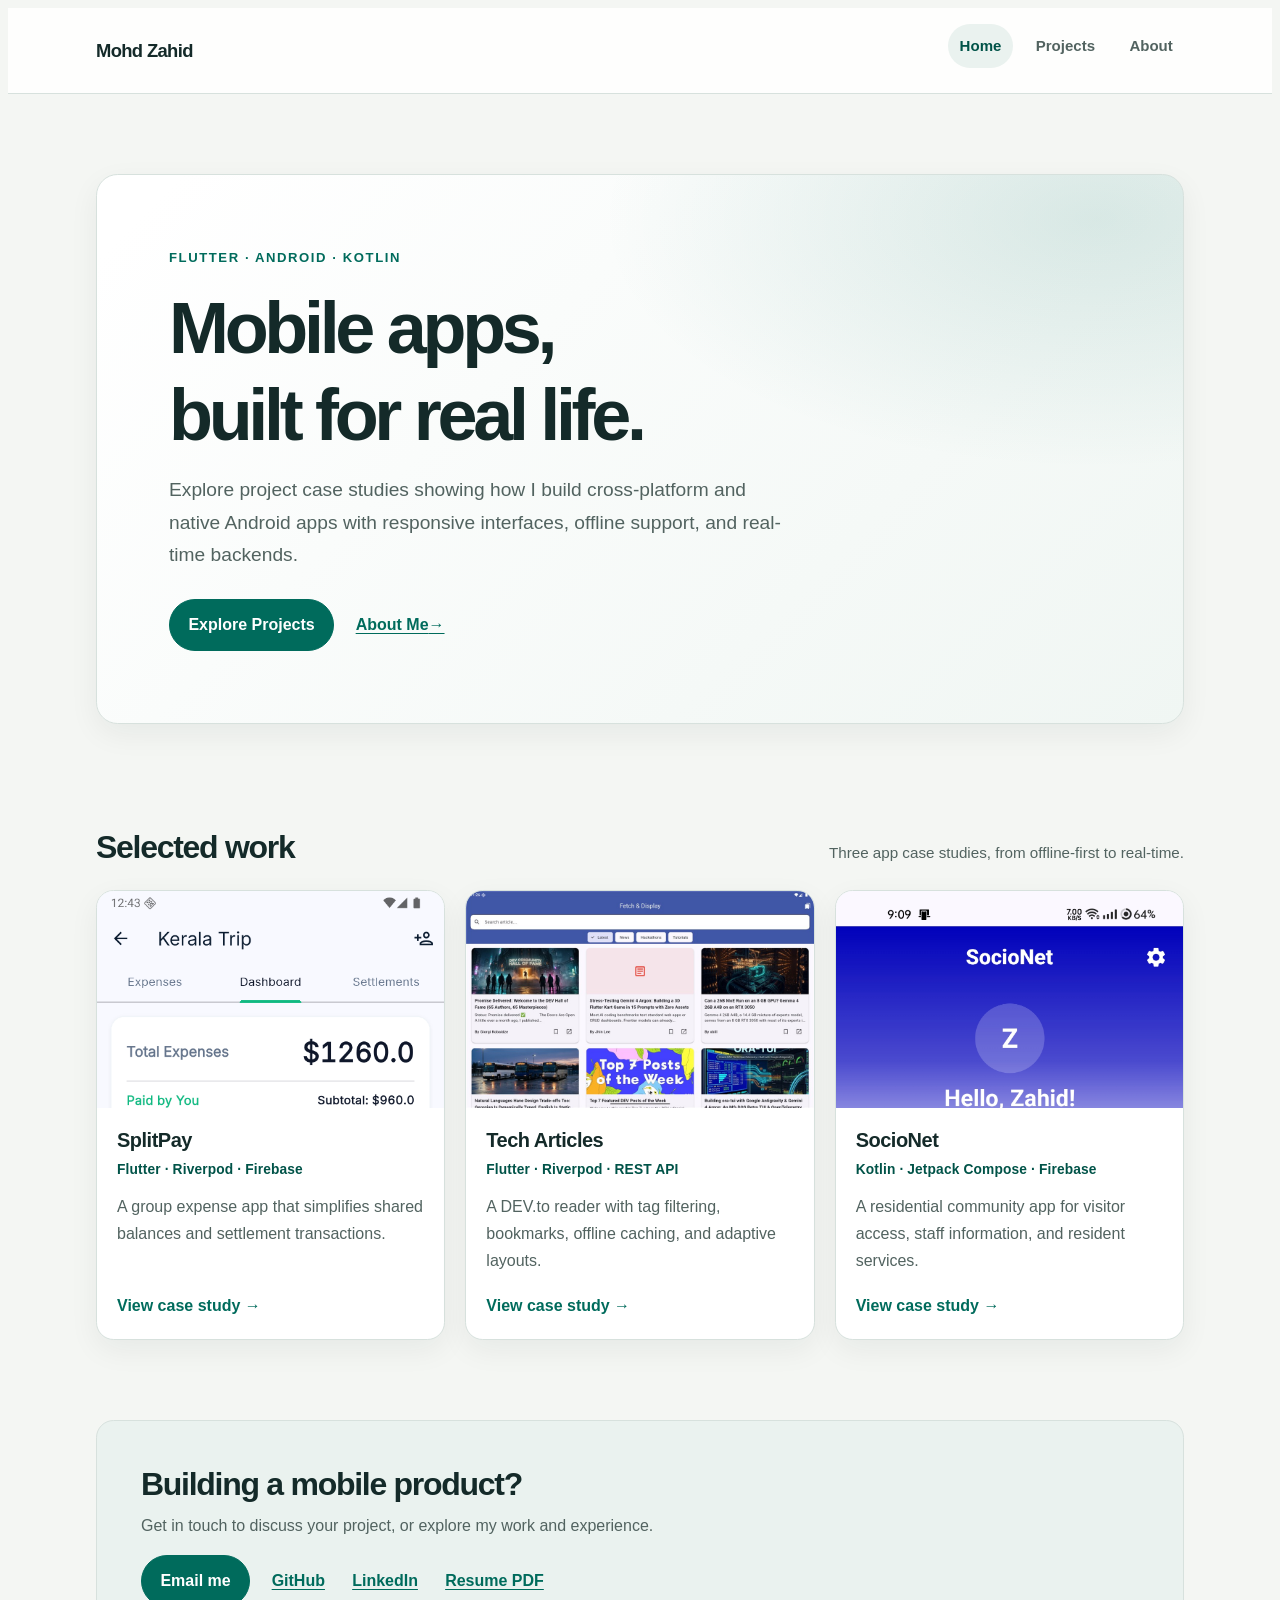
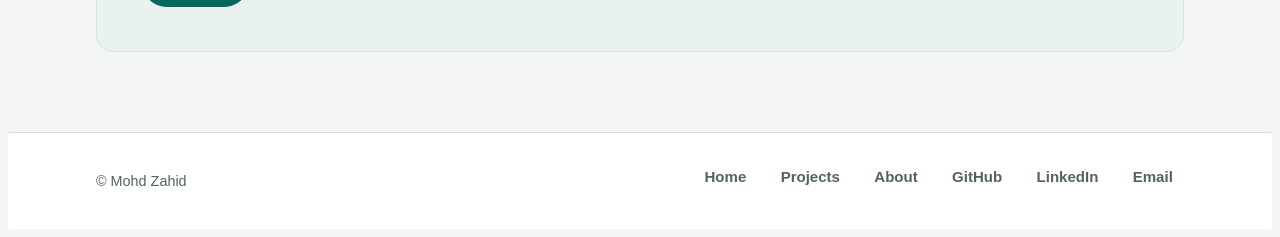
<file: index.html>
<!DOCTYPE html>
<html lang="en">
<head>
  <meta charset="UTF-8">
  <meta name="viewport" content="width=device-width, initial-scale=1.0">
  <title>Mohd Zahid - Mobile App Developer</title>
  <meta name="description" content="Explore Mohd Zahid's mobile app development portfolio, featuring Flutter, Kotlin, offline-first apps, and Firebase projects.">
  <meta property="og:title" content="Mohd Zahid - Mobile App Developer">
  <meta property="og:description" content="Explore Mohd Zahid's mobile app development portfolio, featuring Flutter, Kotlin, offline-first apps, and Firebase projects.">
  <meta property="og:type" content="website">
  <link rel="stylesheet" href="style.css">
</head>
<body>
  <a href="#main-content" class="skip-link">Skip to main content</a>
  
  <header>
    <div class="container">
      <a href="index.html" class="site-title">Mohd Zahid</a>
      <nav aria-label="Main navigation">
        <ul>
          <li><a href="index.html" aria-current="page">Home</a></li>
          <li><a href="projects.html">Projects</a></li>
          <li><a href="about.html">About</a></li>
        </ul>
      </nav>
    </div>
  </header>

  <main id="main-content" class="container">
    <section class="hero">
      <p class="eyebrow">Flutter · Android · Kotlin</p>
      <h1>Mobile apps, built for real life.</h1>
      <p>Explore project case studies showing how I build cross-platform and native Android apps with responsive interfaces, offline support, and real-time backends.</p>
      <div class="hero-actions">
        <a href="projects.html" class="btn">Explore Projects</a>
        <a href="about.html" class="text-link">About Me <span aria-hidden="true">&rarr;</span></a>
      </div>
    </section>

    <section>
      <div class="section-heading">
        <h2>Selected work</h2>
        <p>Three app case studies, from offline-first to real-time.</p>
      </div>
      <div class="project-grid">
        <article class="project-card">
          <div class="project-card-image" aria-hidden="true"><img src="assets/img/splitpay_dashboard.png" alt="" width="1080" height="2400" loading="lazy" decoding="async"></div>
          <div class="project-card-content">
            <h3><a href="projects/splitpay.html">SplitPay</a></h3>
            <p class="tags">Flutter · Riverpod · Firebase</p>
            <p>A group expense app that simplifies shared balances and settlement transactions.</p>
            <a href="projects/splitpay.html">View case study <span aria-hidden="true">&rarr;</span></a>
          </div>
        </article>
        <article class="project-card">
          <div class="project-card-image" aria-hidden="true"><img src="assets/img/tech_articles_desktop_view.jpg" alt="" width="960" height="600" loading="lazy" decoding="async"></div>
          <div class="project-card-content">
            <h3><a href="projects/tech-articles.html">Tech Articles</a></h3>
            <p class="tags">Flutter · Riverpod · REST API</p>
            <p>A DEV.to reader with tag filtering, bookmarks, offline caching, and adaptive layouts.</p>
            <a href="projects/tech-articles.html">View case study <span aria-hidden="true">&rarr;</span></a>
          </div>
        </article>
        <article class="project-card">
          <div class="project-card-image" aria-hidden="true"><img src="assets/img/SocioNet_ResidentHome.jpg" alt="" width="1080" height="2400" loading="lazy" decoding="async"></div>
          <div class="project-card-content">
            <h3><a href="projects/socionet.html">SocioNet</a></h3>
            <p class="tags">Kotlin · Jetpack Compose · Firebase</p>
            <p>A residential community app for visitor access, staff information, and resident services.</p>
            <a href="projects/socionet.html">View case study <span aria-hidden="true">&rarr;</span></a>
          </div>
        </article>
      </div>
    </section>

    <section class="next-step">
      <h2>Building a mobile product?</h2>
      <p>Get in touch to discuss your project, or explore my work and experience.</p>
      <div class="hero-actions">
        <a href="mailto:zahidkamil505@gmail.com" class="btn">Email me</a>
        <a href="https://github.com/TheLegendZK" class="text-link">GitHub</a>
        <a href="https://www.linkedin.com/in/thelegendz" class="text-link">LinkedIn</a>
        <a href="assets/Zahid_Kamil_Resume.pdf" class="text-link" download>Resume PDF</a>
      </div>
    </section>
  </main>

  <footer>
    <div class="container">
      <p>&copy; Mohd Zahid</p>
      <nav aria-label="Footer navigation">
        <ul>
          <li><a href="index.html">Home</a></li>
          <li><a href="projects.html">Projects</a></li>
          <li><a href="about.html">About</a></li>
          <li><a href="https://github.com/TheLegendZK">GitHub</a></li>
          <li><a href="https://www.linkedin.com/in/thelegendz">LinkedIn</a></li>
          <li><a href="mailto:zahidkamil505@gmail.com">Email</a></li>
        </ul>
      </nav>
    </div>
  </footer>
</body>
</html>
</file>
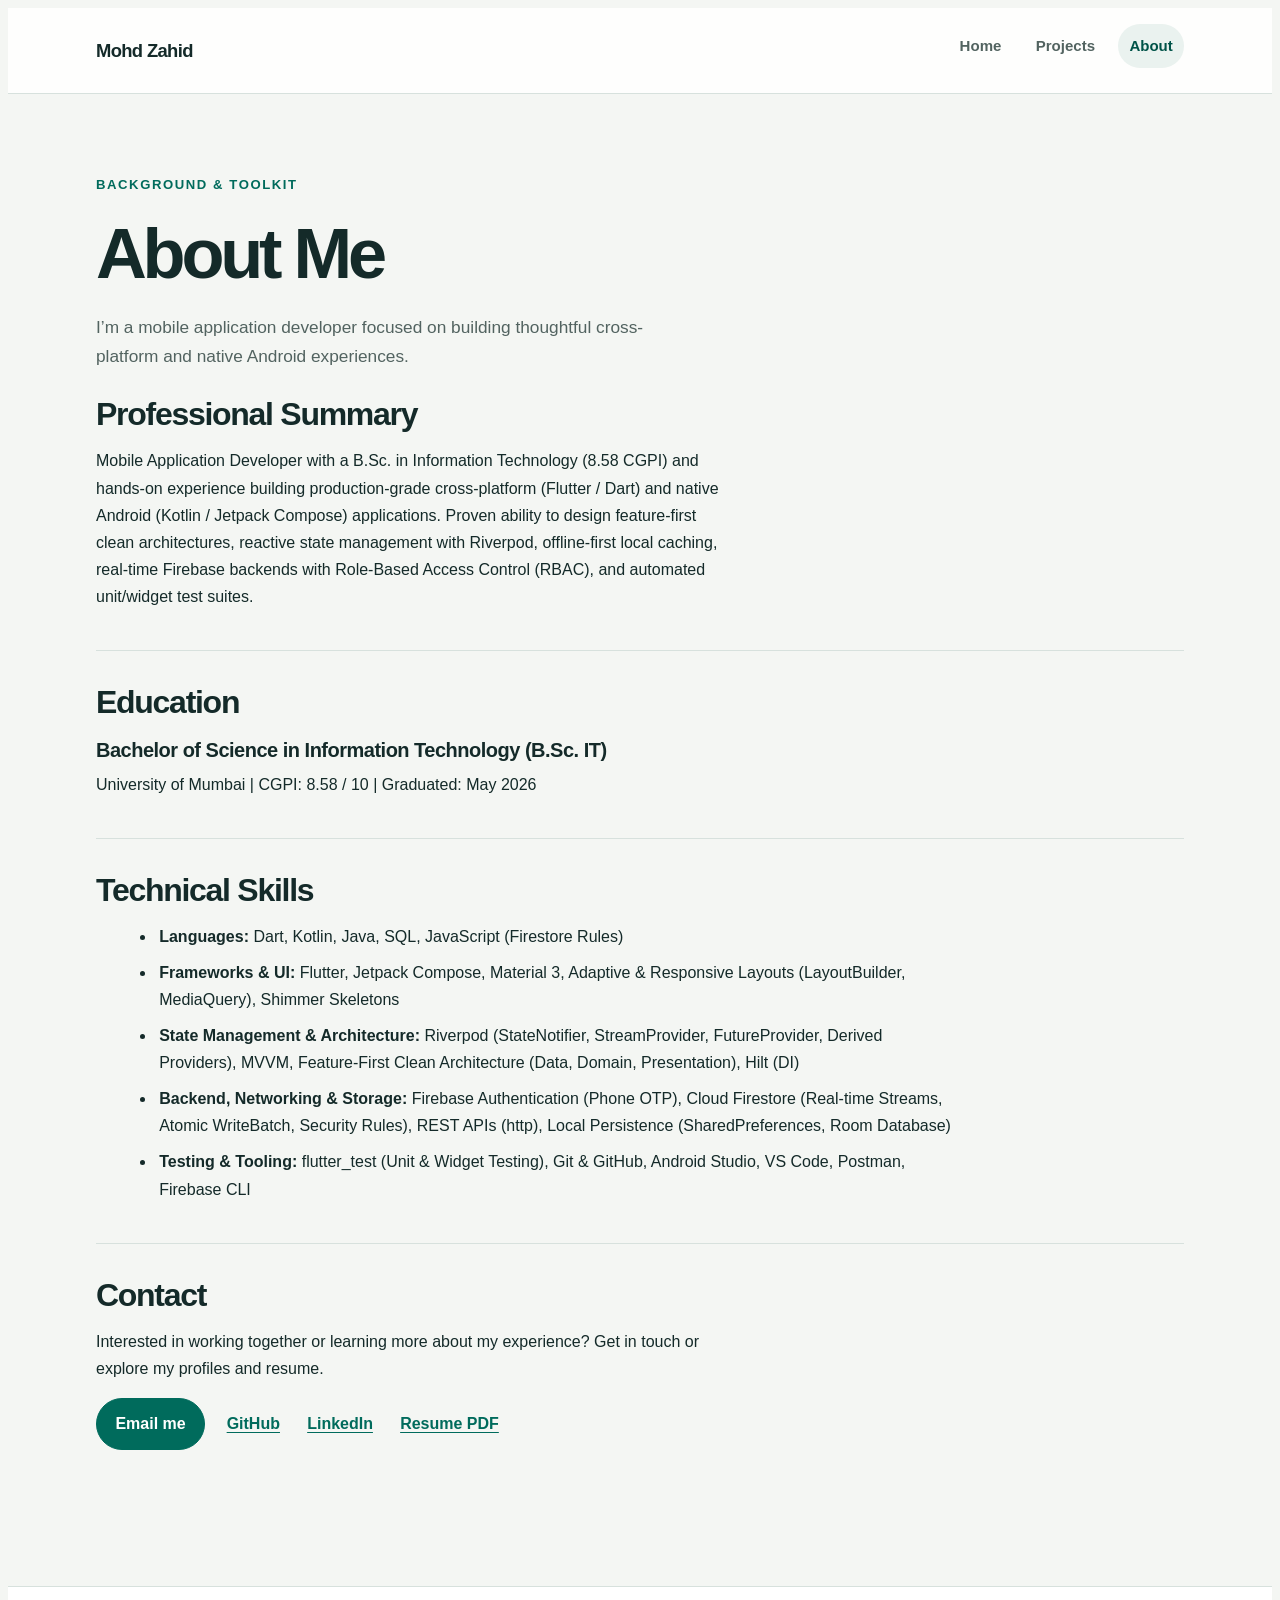
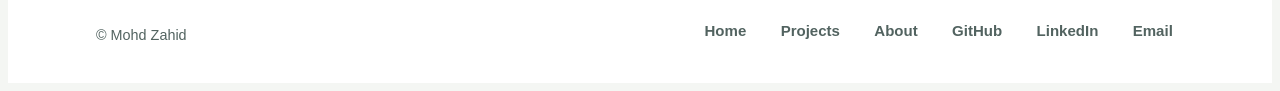
<file: about.html>
<!DOCTYPE html>
<html lang="en">
<head>
  <meta charset="UTF-8">
  <meta name="viewport" content="width=device-width, initial-scale=1.0">
  <title>About - Mohd Zahid</title>
  <meta name="description" content="Learn more about Mohd Zahid's background, skills, and education in Information Technology.">
  <meta property="og:title" content="About - Mohd Zahid">
  <meta property="og:description" content="Learn more about Mohd Zahid's background, skills, and education in Information Technology.">
  <meta property="og:type" content="website">
  <link rel="stylesheet" href="style.css">
</head>
<body>
  <a href="#main-content" class="skip-link">Skip to main content</a>
  
  <header>
    <div class="container">
      <a href="index.html" class="site-title">Mohd Zahid</a>
      <nav aria-label="Main navigation">
        <ul>
          <li><a href="index.html">Home</a></li>
          <li><a href="projects.html">Projects</a></li>
          <li><a href="about.html" aria-current="page">About</a></li>
        </ul>
      </nav>
    </div>
  </header>

  <main id="main-content" class="container">
    <p class="eyebrow">Background &amp; toolkit</p>
    <h1>About Me</h1>
    <p class="page-intro">I&rsquo;m a mobile application developer focused on building thoughtful cross-platform and native Android experiences.</p>
    
    <section class="content-section">
      <h2>Professional Summary</h2>
      <p>Mobile Application Developer with a B.Sc. in Information Technology (8.58 CGPI) and hands-on experience building production-grade cross-platform (Flutter / Dart) and native Android (Kotlin / Jetpack Compose) applications. Proven ability to design feature-first clean architectures, reactive state management with Riverpod, offline-first local caching, real-time Firebase backends with Role-Based Access Control (RBAC), and automated unit/widget test suites.</p>
    </section>

    <section class="content-section">
      <h2>Education</h2>
      <h3>Bachelor of Science in Information Technology (B.Sc. IT)</h3>
      <p>University of Mumbai | CGPI: 8.58 / 10 | Graduated: May 2026</p>
    </section>

    <section class="content-section">
      <h2>Technical Skills</h2>
      <ul>
        <li><strong>Languages:</strong> Dart, Kotlin, Java, SQL, JavaScript (Firestore Rules)</li>
        <li><strong>Frameworks & UI:</strong> Flutter, Jetpack Compose, Material 3, Adaptive & Responsive Layouts (LayoutBuilder, MediaQuery), Shimmer Skeletons</li>
        <li><strong>State Management & Architecture:</strong> Riverpod (StateNotifier, StreamProvider, FutureProvider, Derived Providers), MVVM, Feature-First Clean Architecture (Data, Domain, Presentation), Hilt (DI)</li>
        <li><strong>Backend, Networking & Storage:</strong> Firebase Authentication (Phone OTP), Cloud Firestore (Real-time Streams, Atomic WriteBatch, Security Rules), REST APIs (http), Local Persistence (SharedPreferences, Room Database)</li>
        <li><strong>Testing & Tooling:</strong> flutter_test (Unit & Widget Testing), Git & GitHub, Android Studio, VS Code, Postman, Firebase CLI</li>
      </ul>
    </section>

    <section class="content-section">
      <h2>Contact</h2>
      <p>Interested in working together or learning more about my experience? Get in touch or explore my profiles and resume.</p>
      <div class="hero-actions">
        <a href="mailto:zahidkamil505@gmail.com" class="btn">Email me</a>
        <a href="https://github.com/TheLegendZK" class="text-link">GitHub</a>
        <a href="https://www.linkedin.com/in/thelegendz" class="text-link">LinkedIn</a>
        <a href="assets/Zahid_Kamil_Resume.pdf" class="text-link" download>Resume PDF</a>
      </div>
    </section>
  </main>

  <footer>
    <div class="container">
      <p>&copy; Mohd Zahid</p>
      <nav aria-label="Footer navigation">
        <ul>
          <li><a href="index.html">Home</a></li>
          <li><a href="projects.html">Projects</a></li>
          <li><a href="about.html">About</a></li>
          <li><a href="https://github.com/TheLegendZK">GitHub</a></li>
          <li><a href="https://www.linkedin.com/in/thelegendz">LinkedIn</a></li>
          <li><a href="mailto:zahidkamil505@gmail.com">Email</a></li>
        </ul>
      </nav>
    </div>
  </footer>
</body>
</html>
</file>
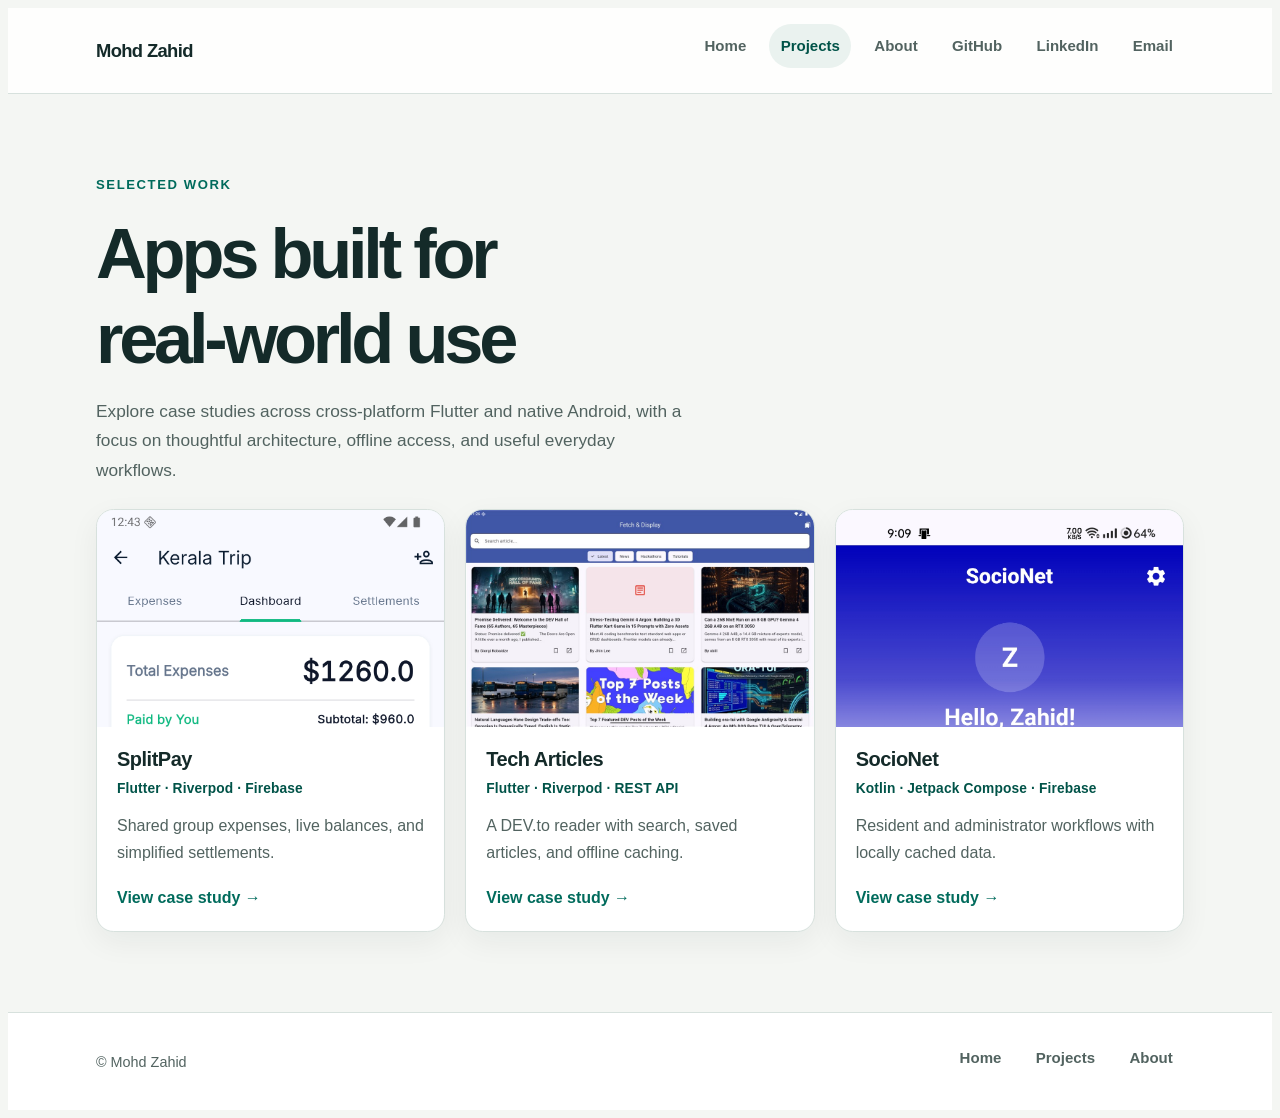
<file: projects.html>
<!DOCTYPE html>
<html lang="en">
<head>
  <meta charset="UTF-8">
  <meta name="viewport" content="width=device-width, initial-scale=1.0">
  <title>Projects - Mohd Zahid</title>
  <meta name="description" content="A collection of mobile applications and projects built by Mohd Zahid using Flutter, Kotlin, and Firebase.">
  <meta property="og:title" content="Projects - Mohd Zahid">
  <meta property="og:description" content="A collection of mobile applications and projects built by Mohd Zahid using Flutter, Kotlin, and Firebase.">
  <meta property="og:type" content="website">
  <link rel="stylesheet" href="style.css">
</head>
<body>
  <a href="#main-content" class="skip-link">Skip to main content</a>
  
  <header>
    <div class="container">
      <a href="index.html" class="site-title">Mohd Zahid</a>
      <nav aria-label="Main navigation">
        <ul>
          <li><a href="index.html">Home</a></li>
          <li><a href="projects.html" aria-current="page">Projects</a></li>
          <li><a href="about.html">About</a></li>
          <li><a href="https://github.com/TheLegendZK">GitHub</a></li>
          <li><a href="https://www.linkedin.com/in/thelegendz">LinkedIn</a></li>
          <li><a href="mailto:zahidkamil505@gmail.com">Email</a></li>
        </ul>
      </nav>
    </div>
  </header>

  <main id="main-content" class="container">
    <p class="eyebrow">Selected work</p>
    <h1>Apps built for real-world use</h1>
    <p class="page-intro">Explore case studies across cross-platform Flutter and native Android, with a focus on thoughtful architecture, offline access, and useful everyday workflows.</p>

    <div class="project-grid">
      <article class="project-card">
        <div class="project-card-image" aria-hidden="true"><img src="assets/img/splitpay_dashboard.png" alt="" width="1080" height="2400" loading="lazy" decoding="async"></div>
        <div class="project-card-content">
          <h3><a href="projects/splitpay.html">SplitPay</a></h3>
          <p class="tags">Flutter · Riverpod · Firebase</p>
          <p>Shared group expenses, live balances, and simplified settlements.</p>
          <a href="projects/splitpay.html">View case study <span aria-hidden="true">&rarr;</span></a>
        </div>
      </article>

      <article class="project-card">
        <div class="project-card-image" aria-hidden="true"><img src="assets/img/tech_articles_desktop_view.jpg" alt="" width="960" height="600" loading="lazy" decoding="async"></div>
        <div class="project-card-content">
          <h3><a href="projects/tech-articles.html">Tech Articles</a></h3>
          <p class="tags">Flutter · Riverpod · REST API</p>
          <p>A DEV.to reader with search, saved articles, and offline caching.</p>
          <a href="projects/tech-articles.html">View case study <span aria-hidden="true">&rarr;</span></a>
        </div>
      </article>

      <article class="project-card">
        <div class="project-card-image" aria-hidden="true"><img src="assets/img/SocioNet_ResidentHome.jpg" alt="" width="1080" height="2400" loading="lazy" decoding="async"></div>
        <div class="project-card-content">
          <h3><a href="projects/socionet.html">SocioNet</a></h3>
          <p class="tags">Kotlin · Jetpack Compose · Firebase</p>
          <p>Resident and administrator workflows with locally cached data.</p>
          <a href="projects/socionet.html">View case study <span aria-hidden="true">&rarr;</span></a>
        </div>
      </article>
    </div>
  </main>

  <footer>
    <div class="container">
      <p>&copy; Mohd Zahid</p>
      <nav aria-label="Footer navigation">
        <ul>
          <li><a href="index.html">Home</a></li>
          <li><a href="projects.html">Projects</a></li>
          <li><a href="about.html">About</a></li>
        </ul>
      </nav>
    </div>
  </footer>
</body>
</html>
</file>
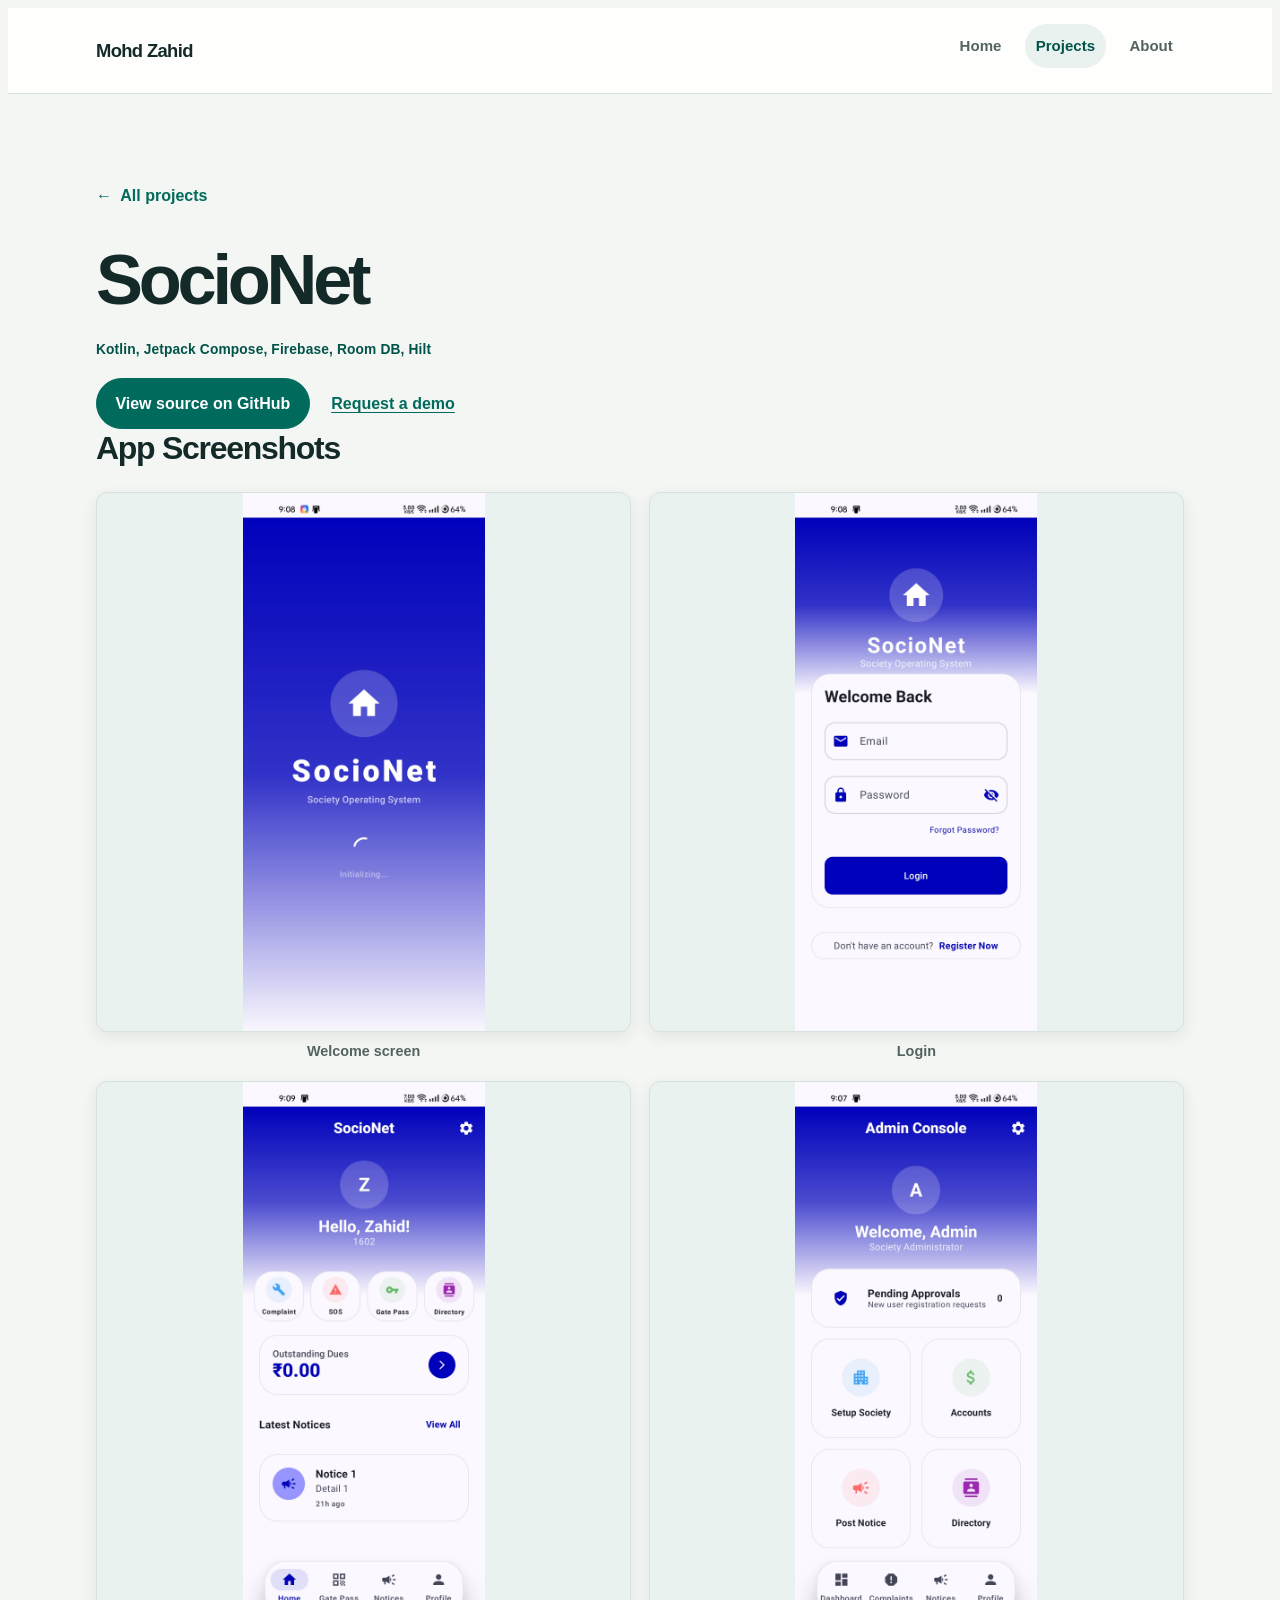
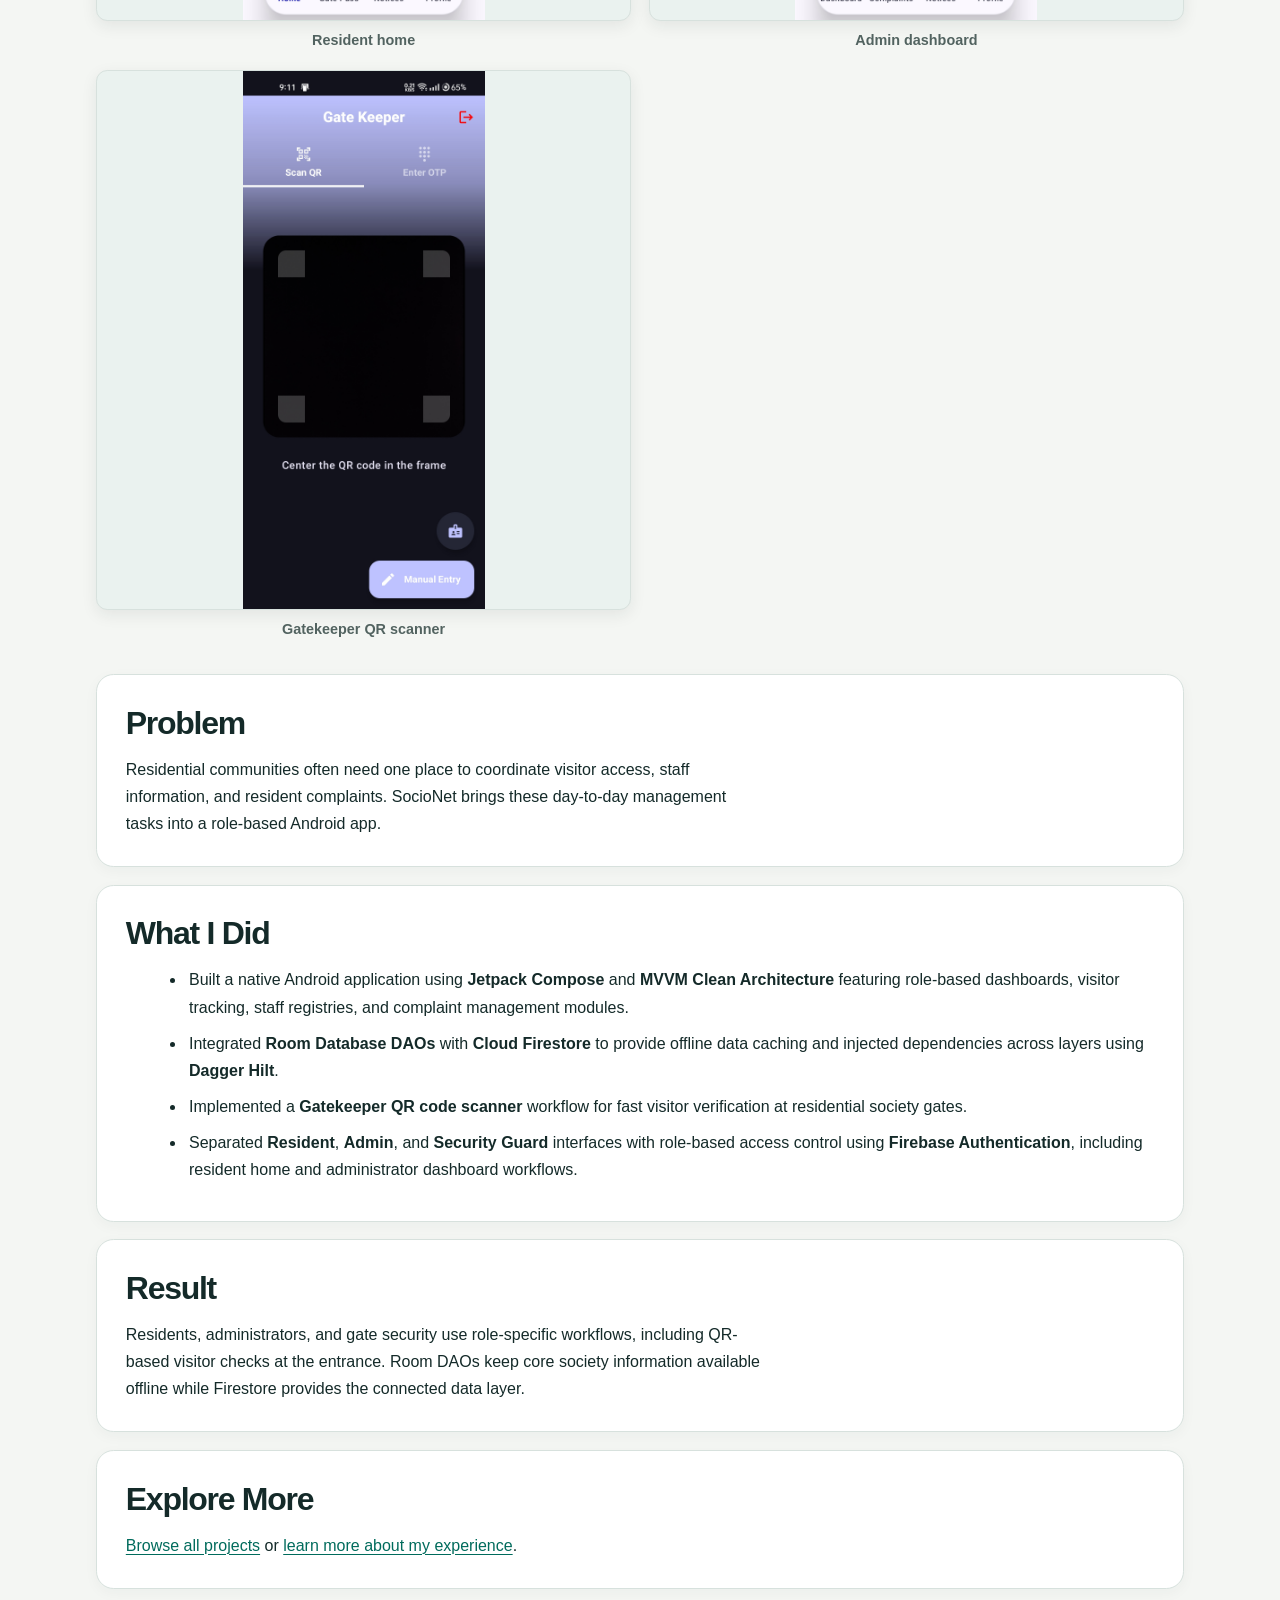
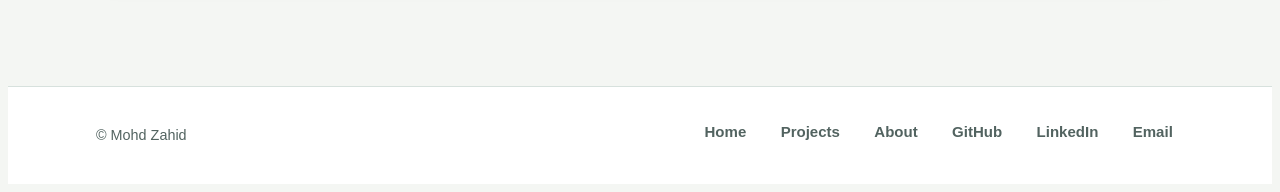
<file: projects/socionet.html>
<!DOCTYPE html>
<html lang="en">
<head>
  <meta charset="UTF-8">
  <meta name="viewport" content="width=device-width, initial-scale=1.0">
  <title>SocioNet - Mohd Zahid</title>
  <meta name="description" content="Case study of SocioNet, a native Android residential society management app built with Kotlin, Jetpack Compose, and Firebase.">
  <meta property="og:title" content="SocioNet - Mohd Zahid">
  <meta property="og:description" content="Case study of SocioNet, a native Android residential society management app built with Kotlin, Jetpack Compose, and Firebase.">
  <meta property="og:type" content="article">
  <link rel="stylesheet" href="../style.css">
</head>
<body>
  <a href="#main-content" class="skip-link">Skip to main content</a>
  
  <header>
    <div class="container">
      <a href="../index.html" class="site-title">Mohd Zahid</a>
      <nav aria-label="Main navigation">
        <ul>
          <li><a href="../index.html">Home</a></li>
          <li><a href="../projects.html" aria-current="page">Projects</a></li>
          <li><a href="../about.html">About</a></li>
        </ul>
      </nav>
    </div>
  </header>

  <main id="main-content" class="container">
    <a class="breadcrumb" href="../projects.html"><span aria-hidden="true">&larr;</span>&nbsp; All projects</a>
    <h1>SocioNet</h1>
    <p class="tags">Kotlin, Jetpack Compose, Firebase, Room DB, Hilt</p>
    <div class="hero-actions">
      <a href="https://github.com/TheLegendZK/SocioNet_A-Society-Management-System" class="btn">View source on GitHub</a>
      <a href="mailto:zahidkamil505@gmail.com?subject=SocioNet%20demo%20request" class="text-link">Request a demo</a>
    </div>
    
    <h2>App Screenshots</h2>
    <div class="image-gallery">
      <figure>
        <button class="gallery-image-button" type="button" aria-label="Enlarge Welcome screen screenshot">
          <img src="../assets/img/SocioNet_Splash.jpg" alt="SocioNet splash screen with loading indicator" width="1080" height="2400" loading="eager" fetchpriority="high" decoding="async">
        </button>
        <figcaption>Welcome screen</figcaption>
      </figure>
      <figure>
        <button class="gallery-image-button" type="button" aria-label="Enlarge Login screenshot">
          <img src="../assets/img/SocioNet_Login.jpg" alt="SocioNet login screen" width="1080" height="2400" loading="lazy" decoding="async">
        </button>
        <figcaption>Login</figcaption>
      </figure>
      <figure>
        <button class="gallery-image-button" type="button" aria-label="Enlarge Resident home screenshot">
          <img src="../assets/img/SocioNet_ResidentHome.jpg" alt="SocioNet resident home screen showing recent notices" width="1080" height="2400" loading="lazy" decoding="async">
        </button>
        <figcaption>Resident home</figcaption>
      </figure>
      <figure>
        <button class="gallery-image-button" type="button" aria-label="Enlarge Admin dashboard screenshot">
          <img src="../assets/img/SocioNet_AdminDashboard.jpg" alt="SocioNet administrator dashboard" width="1080" height="2400" loading="lazy" decoding="async">
        </button>
        <figcaption>Admin dashboard</figcaption>
      </figure>
      <figure>
        <button class="gallery-image-button" type="button" aria-label="Enlarge Gatekeeper QR scanner screenshot">
          <img src="../assets/img/SocioNet_SecurityScanner.jpg" alt="SocioNet gatekeeper QR code scanner screen" width="1080" height="2400" loading="lazy" decoding="async">
        </button>
        <figcaption>Gatekeeper QR scanner</figcaption>
      </figure>
    </div>

    <div class="case-study-section">
      <h2>Problem</h2>
      <p>Residential communities often need one place to coordinate visitor access, staff information, and resident complaints. SocioNet brings these day-to-day management tasks into a role-based Android app.</p>
    </div>

    <div class="case-study-section">
      <h2>What I Did</h2>
      <ul>
        <li>Built a native Android application using <strong>Jetpack Compose</strong> and <strong>MVVM Clean Architecture</strong> featuring role-based dashboards, visitor tracking, staff registries, and complaint management modules.</li>
        <li>Integrated <strong>Room Database DAOs</strong> with <strong>Cloud Firestore</strong> to provide offline data caching and injected dependencies across layers using <strong>Dagger Hilt</strong>.</li>
        <li>Implemented a <strong>Gatekeeper QR code scanner</strong> workflow for fast visitor verification at residential society gates.</li>
        <li>Separated <strong>Resident</strong>, <strong>Admin</strong>, and <strong>Security Guard</strong> interfaces with role-based access control using <strong>Firebase Authentication</strong>, including resident home and administrator dashboard workflows.</li>
      </ul>
    </div>

    <div class="case-study-section">
      <h2>Result</h2>
      <p>Residents, administrators, and gate security use role-specific workflows, including QR-based visitor checks at the entrance. Room DAOs keep core society information available offline while Firestore provides the connected data layer.</p>
    </div>

    <div class="case-study-section">
      <h2>Explore More</h2>
      <p><a href="../projects.html">Browse all projects</a> or <a href="../about.html">learn more about my experience</a>.</p>
    </div>
  </main>

  <footer>
    <div class="container">
      <p>&copy; Mohd Zahid</p>
      <nav aria-label="Footer navigation">
        <ul>
          <li><a href="../index.html">Home</a></li>
          <li><a href="../projects.html">Projects</a></li>
          <li><a href="../about.html">About</a></li>
          <li><a href="https://github.com/TheLegendZK">GitHub</a></li>
          <li><a href="https://www.linkedin.com/in/thelegendz">LinkedIn</a></li>
          <li><a href="mailto:zahidkamil505@gmail.com">Email</a></li>
        </ul>
      </nav>
    </div>
  </footer>
  <dialog class="image-viewer" aria-label="Full-size screenshot">
    <img alt="">
    <p></p>
  </dialog>
  <script src="../gallery-viewer.js" defer></script>
</body>
</html>
</file>
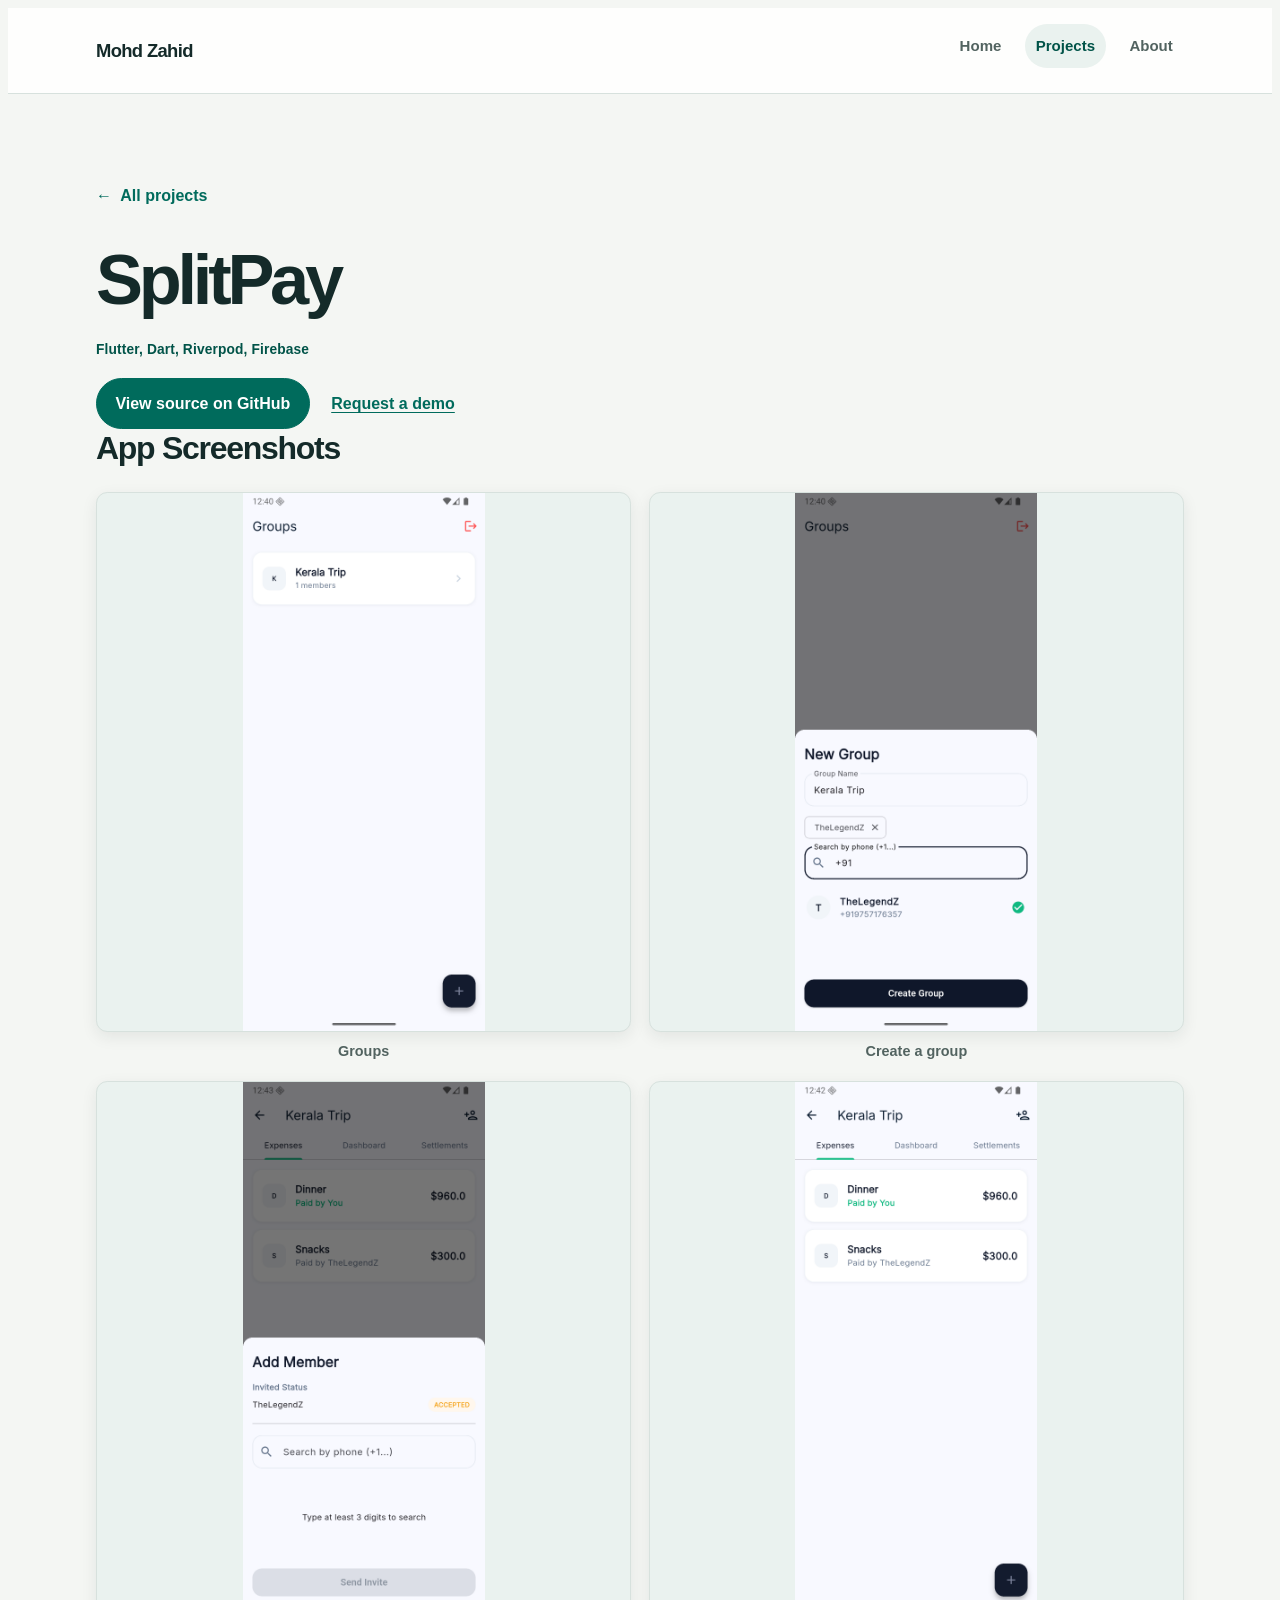
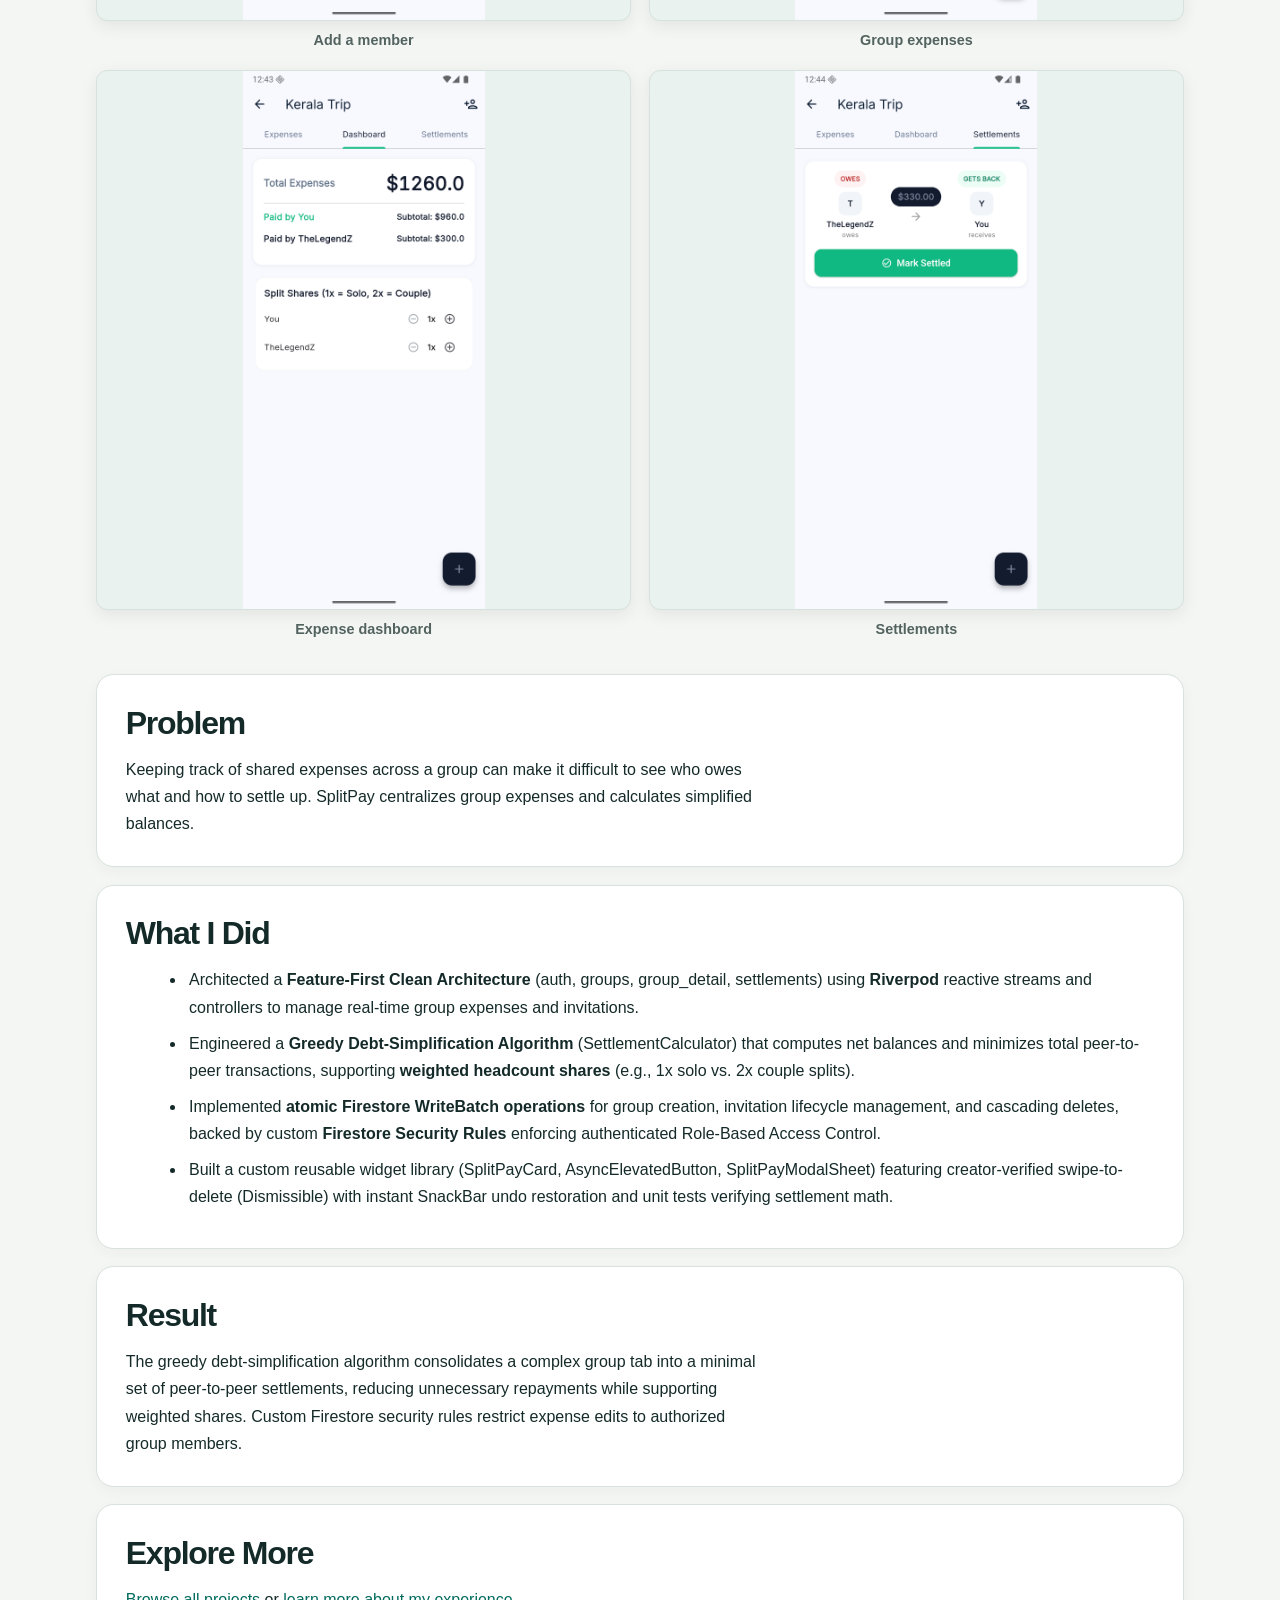
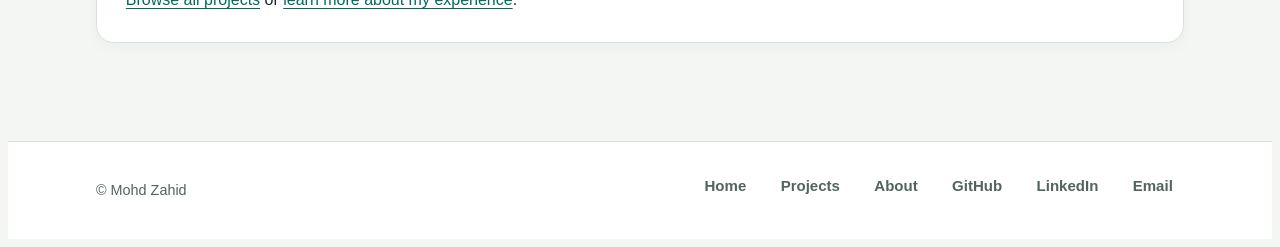
<file: projects/splitpay.html>
<!DOCTYPE html>
<html lang="en">
<head>
  <meta charset="UTF-8">
  <meta name="viewport" content="width=device-width, initial-scale=1.0">
  <title>SplitPay - Mohd Zahid</title>
  <meta name="description" content="Case study of SplitPay, a real-time group expense and debt simplification app built with Flutter and Firebase.">
  <meta property="og:title" content="SplitPay - Mohd Zahid">
  <meta property="og:description" content="Case study of SplitPay, a real-time group expense and debt simplification app built with Flutter and Firebase.">
  <meta property="og:type" content="article">
  <link rel="stylesheet" href="../style.css">
</head>
<body>
  <a href="#main-content" class="skip-link">Skip to main content</a>
  
  <header>
    <div class="container">
      <a href="../index.html" class="site-title">Mohd Zahid</a>
      <nav aria-label="Main navigation">
        <ul>
          <li><a href="../index.html">Home</a></li>
          <li><a href="../projects.html" aria-current="page">Projects</a></li>
          <li><a href="../about.html">About</a></li>
        </ul>
      </nav>
    </div>
  </header>

  <main id="main-content" class="container">
    <a class="breadcrumb" href="../projects.html"><span aria-hidden="true">&larr;</span>&nbsp; All projects</a>
    <h1>SplitPay</h1>
    <p class="tags">Flutter, Dart, Riverpod, Firebase</p>
    <div class="hero-actions">
      <a href="https://github.com/TheLegendZK/SplitPay" class="btn">View source on GitHub</a>
      <a href="mailto:zahidkamil505@gmail.com?subject=SplitPay%20demo%20request" class="text-link">Request a demo</a>
    </div>
    
    <h2>App Screenshots</h2>
    <div class="image-gallery">
      <figure>
        <button class="gallery-image-button" type="button" aria-label="Enlarge Groups screenshot">
          <img src="../assets/img/splitpay_groups.png" alt="SplitPay groups screen showing a list of groups" width="1080" height="2400" loading="eager" fetchpriority="high" decoding="async">
        </button>
        <figcaption>Groups</figcaption>
      </figure>
      <figure>
        <button class="gallery-image-button" type="button" aria-label="Enlarge Create a group screenshot">
          <img src="../assets/img/splitpay_create_group_modal.png" alt="SplitPay new group creation screen with phone number search" width="1080" height="2400" loading="lazy" decoding="async">
        </button>
        <figcaption>Create a group</figcaption>
      </figure>
      <figure>
        <button class="gallery-image-button" type="button" aria-label="Enlarge Add a member screenshot">
          <img src="../assets/img/splitpay_add_member_modal.png" alt="SplitPay modal for adding a member to a group" width="1080" height="2400" loading="lazy" decoding="async">
        </button>
        <figcaption>Add a member</figcaption>
      </figure>
      <figure>
        <button class="gallery-image-button" type="button" aria-label="Enlarge Group expenses screenshot">
          <img src="../assets/img/splitpay_expenses.png" alt="SplitPay expenses tab showing dinner and snacks expenses" width="1080" height="2400" loading="lazy" decoding="async">
        </button>
        <figcaption>Group expenses</figcaption>
      </figure>
      <figure>
        <button class="gallery-image-button" type="button" aria-label="Enlarge Expense dashboard screenshot">
          <img src="../assets/img/splitpay_dashboard.png" alt="SplitPay dashboard showing total expenses and split shares" width="1080" height="2400" loading="lazy" decoding="async">
        </button>
        <figcaption>Expense dashboard</figcaption>
      </figure>
      <figure>
        <button class="gallery-image-button" type="button" aria-label="Enlarge Settlements screenshot">
          <img src="../assets/img/splitpay_settlements.png" alt="SplitPay settlements tab showing a pending debt to mark settled" width="1080" height="2400" loading="lazy" decoding="async">
        </button>
        <figcaption>Settlements</figcaption>
      </figure>
    </div>

    <div class="case-study-section">
      <h2>Problem</h2>
      <p>Keeping track of shared expenses across a group can make it difficult to see who owes what and how to settle up. SplitPay centralizes group expenses and calculates simplified balances.</p>
    </div>

    <div class="case-study-section">
      <h2>What I Did</h2>
      <ul>
        <li>Architected a <strong>Feature-First Clean Architecture</strong> (auth, groups, group_detail, settlements) using <strong>Riverpod</strong> reactive streams and controllers to manage real-time group expenses and invitations.</li>
        <li>Engineered a <strong>Greedy Debt-Simplification Algorithm</strong> (SettlementCalculator) that computes net balances and minimizes total peer-to-peer transactions, supporting <strong>weighted headcount shares</strong> (e.g., 1x solo vs. 2x couple splits).</li>
        <li>Implemented <strong>atomic Firestore WriteBatch operations</strong> for group creation, invitation lifecycle management, and cascading deletes, backed by custom <strong>Firestore Security Rules</strong> enforcing authenticated Role-Based Access Control.</li>
        <li>Built a custom reusable widget library (SplitPayCard, AsyncElevatedButton, SplitPayModalSheet) featuring creator-verified swipe-to-delete (Dismissible) with instant SnackBar undo restoration and unit tests verifying settlement math.</li>
      </ul>
    </div>

    <div class="case-study-section">
      <h2>Result</h2>
      <p>The greedy debt-simplification algorithm consolidates a complex group tab into a minimal set of peer-to-peer settlements, reducing unnecessary repayments while supporting weighted shares. Custom Firestore security rules restrict expense edits to authorized group members.</p>
    </div>

    <div class="case-study-section">
      <h2>Explore More</h2>
      <p><a href="../projects.html">Browse all projects</a> or <a href="../about.html">learn more about my experience</a>.</p>
    </div>
  </main>

  <footer>
    <div class="container">
      <p>&copy; Mohd Zahid</p>
      <nav aria-label="Footer navigation">
        <ul>
          <li><a href="../index.html">Home</a></li>
          <li><a href="../projects.html">Projects</a></li>
          <li><a href="../about.html">About</a></li>
          <li><a href="https://github.com/TheLegendZK">GitHub</a></li>
          <li><a href="https://www.linkedin.com/in/thelegendz">LinkedIn</a></li>
          <li><a href="mailto:zahidkamil505@gmail.com">Email</a></li>
        </ul>
      </nav>
    </div>
  </footer>
  <dialog class="image-viewer" aria-label="Full-size screenshot">
    <img alt="">
    <p></p>
  </dialog>
  <script src="../gallery-viewer.js" defer></script>
</body>
</html>
</file>
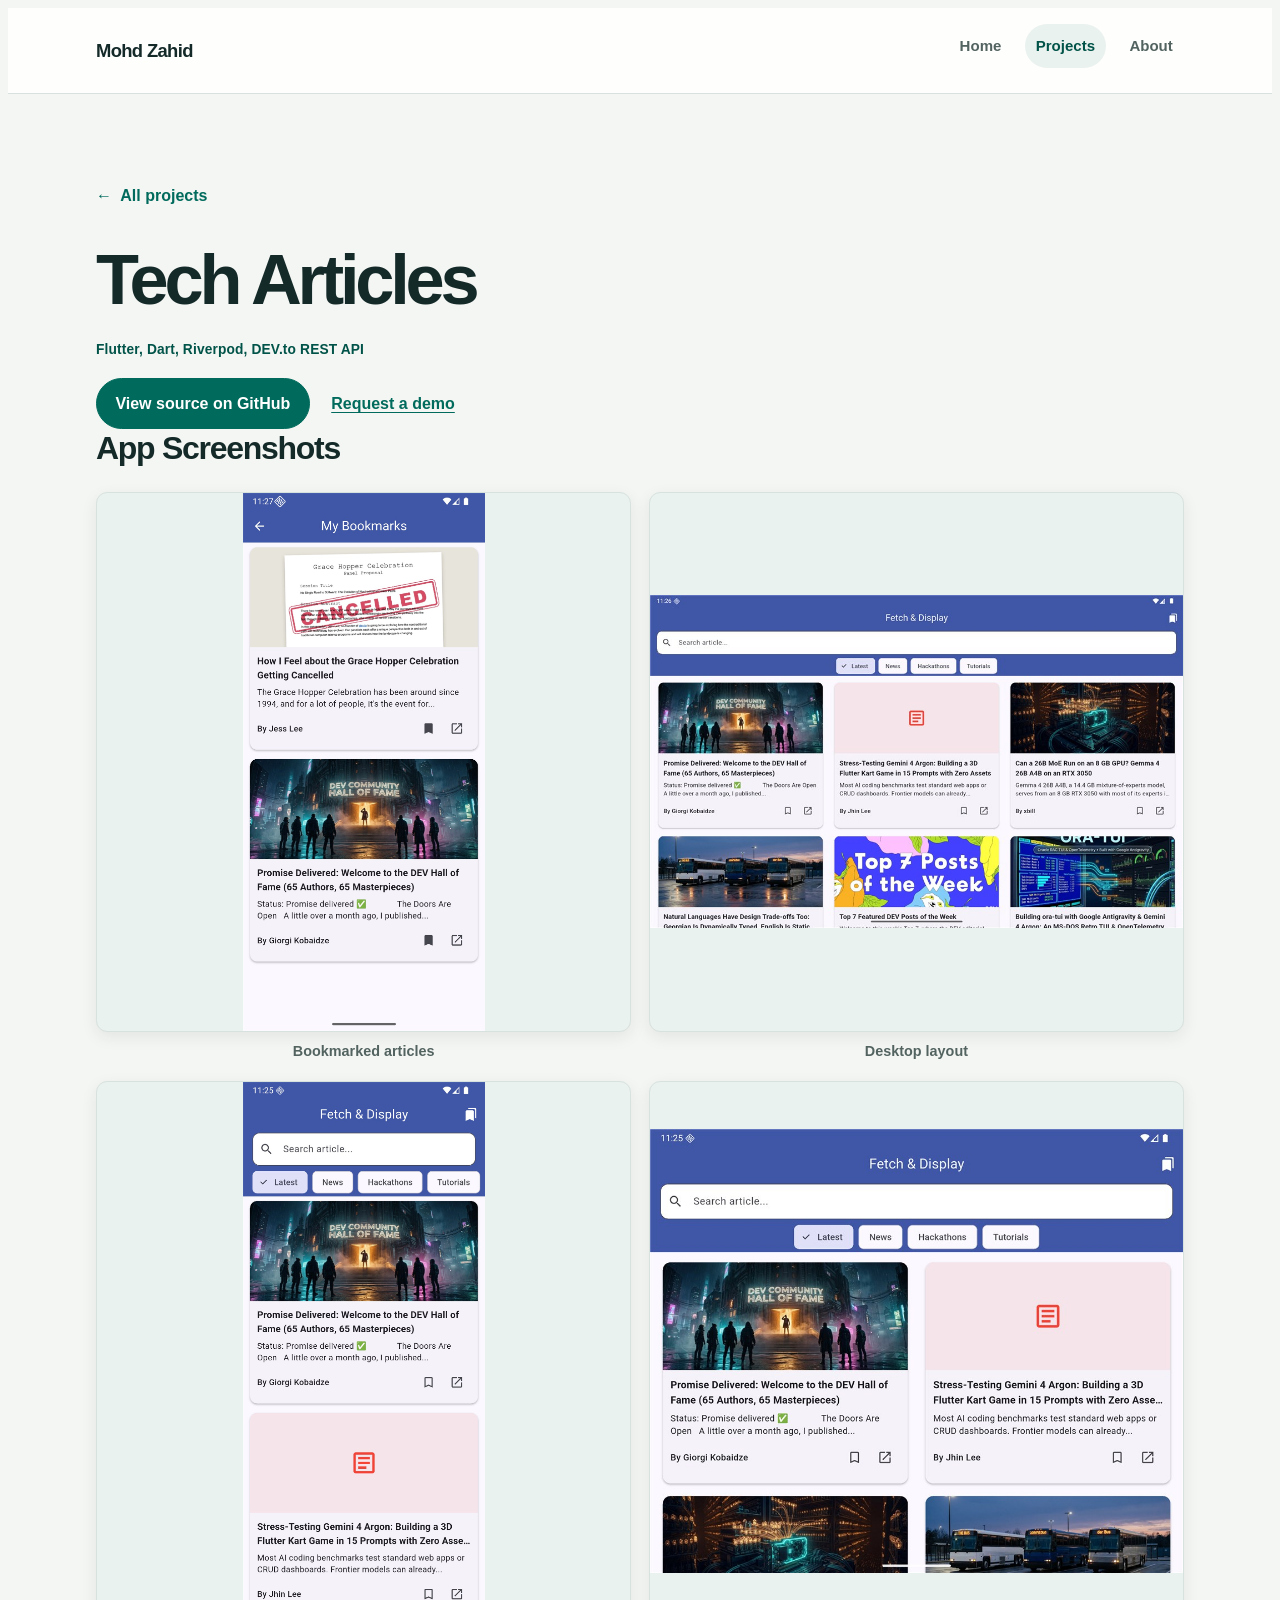
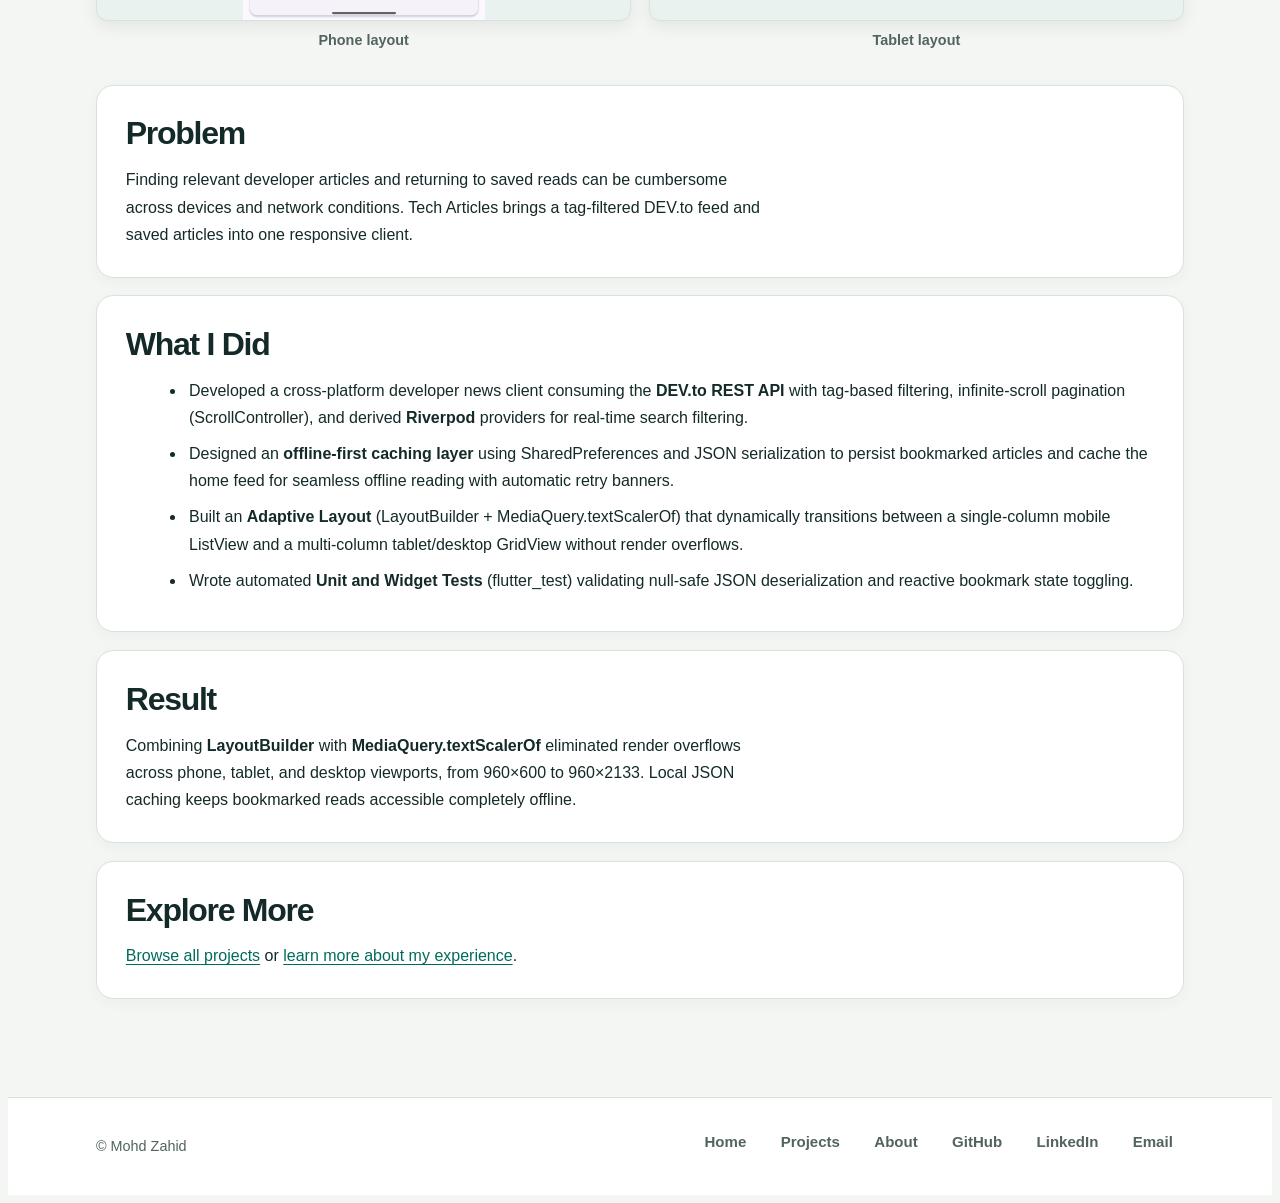
<file: projects/tech-articles.html>
<!DOCTYPE html>
<html lang="en">
<head>
  <meta charset="UTF-8">
  <meta name="viewport" content="width=device-width, initial-scale=1.0">
  <title>Tech Articles App Case Study - Mohd Zahid</title>
  <meta name="description" content="Explore Tech Articles, a responsive Flutter and DEV.to client with tag filtering, bookmarks, offline caching, and adaptive layouts.">
  <meta property="og:title" content="Tech Articles App Case Study - Mohd Zahid">
  <meta property="og:description" content="A responsive Flutter and DEV.to client with tag filtering, bookmarks, offline caching, and adaptive layouts.">
  <meta property="og:type" content="article">
  <link rel="stylesheet" href="../style.css">
</head>
<body>
  <a href="#main-content" class="skip-link">Skip to main content</a>

  <header>
    <div class="container">
      <a href="../index.html" class="site-title">Mohd Zahid</a>
      <nav aria-label="Main navigation">
        <ul>
          <li><a href="../index.html">Home</a></li>
          <li><a href="../projects.html" aria-current="page">Projects</a></li>
          <li><a href="../about.html">About</a></li>
        </ul>
      </nav>
    </div>
  </header>

  <main id="main-content" class="container">
    <a class="breadcrumb" href="../projects.html"><span aria-hidden="true">&larr;</span>&nbsp; All projects</a>
    <h1>Tech Articles</h1>
    <p class="tags">Flutter, Dart, Riverpod, DEV.to REST API</p>
    <div class="hero-actions">
      <a href="https://github.com/TheLegendZK/Tech-Articles" class="btn">View source on GitHub</a>
      <a href="mailto:zahidkamil505@gmail.com?subject=Tech%20Articles%20demo%20request" class="text-link">Request a demo</a>
    </div>

    <h2>App Screenshots</h2>
    <div class="image-gallery">
      <figure>
        <button class="gallery-image-button" type="button" aria-label="Enlarge Bookmarked articles screenshot">
          <img src="../assets/img/tech_articles_bookmarks.jpg" alt="Tech Articles app showing bookmarked articles" width="960" height="2133" loading="eager" fetchpriority="high" decoding="async">
        </button>
        <figcaption>Bookmarked articles</figcaption>
      </figure>
      <figure>
        <button class="gallery-image-button" type="button" aria-label="Enlarge Desktop layout screenshot">
          <img src="../assets/img/tech_articles_desktop_view.jpg" alt="Tech Articles app home feed with a grid layout on a desktop" width="960" height="600" loading="lazy" decoding="async">
        </button>
        <figcaption>Desktop layout</figcaption>
      </figure>
      <figure>
        <button class="gallery-image-button" type="button" aria-label="Enlarge Phone layout screenshot">
          <img src="../assets/img/tech_articles_phone_view.jpg" alt="Tech Articles app home feed with a single-column list on a mobile device" width="960" height="2133" loading="lazy" decoding="async">
        </button>
        <figcaption>Phone layout</figcaption>
      </figure>
      <figure>
        <button class="gallery-image-button" type="button" aria-label="Enlarge Tablet layout screenshot">
          <img src="../assets/img/tech_articles_tablet_view.jpg" alt="Tech Articles app home feed on a tablet" width="960" height="800" loading="lazy" decoding="async">
        </button>
        <figcaption>Tablet layout</figcaption>
      </figure>
    </div>

    <section class="case-study-section">
      <h2>Problem</h2>
      <p>Finding relevant developer articles and returning to saved reads can be cumbersome across devices and network conditions. Tech Articles brings a tag-filtered DEV.to feed and saved articles into one responsive client.</p>
    </section>

    <section class="case-study-section">
      <h2>What I Did</h2>
      <ul>
        <li>Developed a cross-platform developer news client consuming the <strong>DEV.to REST API</strong> with tag-based filtering, infinite-scroll pagination (ScrollController), and derived <strong>Riverpod</strong> providers for real-time search filtering.</li>
        <li>Designed an <strong>offline-first caching layer</strong> using SharedPreferences and JSON serialization to persist bookmarked articles and cache the home feed for seamless offline reading with automatic retry banners.</li>
        <li>Built an <strong>Adaptive Layout</strong> (LayoutBuilder + MediaQuery.textScalerOf) that dynamically transitions between a single-column mobile ListView and a multi-column tablet/desktop GridView without render overflows.</li>
        <li>Wrote automated <strong>Unit and Widget Tests</strong> (flutter_test) validating null-safe JSON deserialization and reactive bookmark state toggling.</li>
      </ul>
    </section>

    <section class="case-study-section">
      <h2>Result</h2>
      <p>Combining <strong>LayoutBuilder</strong> with <strong>MediaQuery.textScalerOf</strong> eliminated render overflows across phone, tablet, and desktop viewports, from 960&times;600 to 960&times;2133. Local JSON caching keeps bookmarked reads accessible completely offline.</p>
    </section>

    <section class="case-study-section">
      <h2>Explore More</h2>
      <p><a href="../projects.html">Browse all projects</a> or <a href="../about.html">learn more about my experience</a>.</p>
    </section>
  </main>

  <footer>
    <div class="container">
      <p>&copy; Mohd Zahid</p>
      <nav aria-label="Footer navigation">
        <ul>
          <li><a href="../index.html">Home</a></li>
          <li><a href="../projects.html">Projects</a></li>
          <li><a href="../about.html">About</a></li>
          <li><a href="https://github.com/TheLegendZK">GitHub</a></li>
          <li><a href="https://www.linkedin.com/in/thelegendz">LinkedIn</a></li>
          <li><a href="mailto:zahidkamil505@gmail.com">Email</a></li>
        </ul>
      </nav>
    </div>
  </footer>
  <dialog class="image-viewer" aria-label="Full-size screenshot">
    <img alt="">
    <p></p>
  </dialog>
  <script src="../gallery-viewer.js" defer></script>
</body>
</html>
</file>
<file: style.css>
:root {
  color-scheme: light;
  --bg: #f4f6f3;
  --surface: #ffffff;
  --surface-soft: #eaf2ef;
  --text: #142a29;
  --muted: #526360;
  --primary: #006b5c;
  --primary-hover: #005348;
  --border: #d7e1dd;
  --shadow: 0 10px 30px rgb(20 42 41 / 6%);
  --shadow-hover: 0 16px 36px rgb(20 42 41 / 12%);
  --radius: 1.1rem;
  --radius-small: 0.7rem;
  --space-1: 0.5rem;
  --space-2: 1rem;
  --space-3: 1.5rem;
  --space-4: 2rem;
  --space-5: 3.5rem;
  --font-family: -apple-system, BlinkMacSystemFont, "Segoe UI", Roboto, Helvetica, Arial, sans-serif;
}

*, *::before, *::after {
  box-sizing: border-box;
}

html {
  scroll-behavior: smooth;
  scroll-padding-top: 1rem;
}

body {
  min-width: 320px;
  min-height: 100vh;
  display: flex;
  flex-direction: column;
  font-family: var(--font-family);
  background: var(--bg);
  color: var(--text);
  font-size: 1rem;
  line-height: 1.7;
  -webkit-font-smoothing: antialiased;
  text-rendering: optimizeLegibility;
}

img {
  display: block;
  max-width: 100%;
  height: auto;
}

a {
  color: var(--primary);
  text-decoration-thickness: 1px;
  text-underline-offset: 0.2em;
  transition: color 160ms ease, text-decoration-thickness 160ms ease;
}

a:hover {
  color: var(--primary-hover);
  text-decoration-thickness: 2px;
}

ul {
  margin: 0 0 var(--space-2) 1.25rem;
}

li {
  padding-left: 0.2rem;
  margin-bottom: 0.55rem;
}

strong {
  font-weight: 700;
}

.skip-link {
  position: absolute;
  z-index: 10;
  top: 0.75rem;
  left: 0.75rem;
  padding: 0.7rem 1rem;
  transform: translateY(-160%);
  border-radius: var(--radius-small);
  background: var(--text);
  color: #fff;
  font-weight: 700;
}

.skip-link:focus {
  transform: translateY(0);
}

:focus-visible {
  outline: 3px solid #e58b28;
  outline-offset: 4px;
}

.container {
  width: min(100% - 2.5rem, 68rem);
  margin-inline: auto;
}

header {
  position: relative;
  z-index: 1;
  padding-block: 1rem;
  border-bottom: 1px solid var(--border);
  background: rgb(255 255 255 / 88%);
}

header .container {
  display: flex;
  flex-direction: column;
  align-items: flex-start;
  gap: 0.55rem;
}

.site-title {
  color: var(--text);
  font-size: 1.15rem;
  font-weight: 800;
  letter-spacing: -0.035em;
  text-decoration: none;
}

.site-title:hover {
  color: var(--primary);
}

nav ul {
  display: flex;
  flex-wrap: wrap;
  gap: 0.25rem 0.55rem;
  margin: 0;
  padding: 0;
  list-style: none;
}

nav a {
  display: inline-flex;
  min-height: 2.75rem;
  align-items: center;
  padding: 0.35rem 0.7rem;
  border-radius: 999px;
  color: var(--muted);
  font-size: 0.94rem;
  font-weight: 650;
  text-decoration: none;
}

nav a:hover,
nav a[aria-current="page"] {
  background: var(--surface-soft);
  color: var(--primary-hover);
  text-decoration: none;
}

main {
  flex: 1;
  padding-block: clamp(2.5rem, 7vw, 5rem);
}

h1, h2, h3, p {
  margin-top: 0;
}

h1, h2, h3 {
  color: var(--text);
  line-height: 1.2;
  text-wrap: balance;
}

h1 {
  max-width: 18ch;
  margin-bottom: var(--space-2);
  font-size: clamp(2.35rem, 7vw, 4.4rem);
  font-weight: 800;
  letter-spacing: -0.06em;
}

h2 {
  margin-bottom: 0.85rem;
  font-size: clamp(1.55rem, 3.5vw, 2rem);
  font-weight: 750;
  letter-spacing: -0.04em;
}

h3 {
  margin-bottom: 0.55rem;
  font-size: 1.25rem;
  font-weight: 750;
  letter-spacing: -0.025em;
}

p {
  max-width: 72ch;
  margin-bottom: var(--space-2);
}

header + main {
  padding-top: clamp(2.5rem, 7vw, 5rem);
}

.hero {
  position: relative;
  overflow: hidden;
  margin-bottom: clamp(3.5rem, 9vw, 6.5rem);
  padding: clamp(1.5rem, 6vw, 4.5rem);
  border: 1px solid var(--border);
  border-radius: calc(var(--radius) + 0.25rem);
  background:
    radial-gradient(ellipse at 92% 8%, rgb(0 107 92 / 12%), transparent 35%),
    linear-gradient(135deg, #fff 5%, #f0f6f3 100%);
  box-shadow: var(--shadow);
}

.eyebrow {
  margin-bottom: 1rem;
  color: var(--primary);
  font-size: 0.82rem;
  font-weight: 800;
  letter-spacing: 0.12em;
  text-transform: uppercase;
}

.hero h1 {
  max-width: 20ch;
  font-size: clamp(2.65rem, 8vw, 4.5rem);
}

.hero > p:not(.eyebrow) {
  max-width: 58ch;
  margin-bottom: 1.7rem;
  color: var(--muted);
  font-size: clamp(1.05rem, 2.4vw, 1.2rem);
}

.hero-actions {
  display: flex;
  flex-wrap: wrap;
  align-items: center;
  gap: 0.5rem 1rem;
}

.btn {
  display: inline-flex;
  min-height: 3rem;
  align-items: center;
  justify-content: center;
  padding: 0.7rem 1.15rem;
  border: 1px solid var(--primary);
  border-radius: 999px;
  background: var(--primary);
  color: #fff;
  font-weight: 750;
  text-decoration: none;
  transition: transform 160ms ease, background-color 160ms ease, box-shadow 160ms ease;
}

.btn:hover {
  transform: translateY(-2px);
  background: var(--primary-hover);
  box-shadow: 0 5px 14px rgb(0 83 72 / 20%);
  color: #fff;
  text-decoration: none;
}

.btn:active {
  transform: translateY(0);
}

.text-link {
  display: inline-flex;
  min-height: 3rem;
  align-items: center;
  padding-inline: 0.35rem;
  font-weight: 700;
}

.section-heading {
  display: flex;
  flex-wrap: wrap;
  align-items: baseline;
  justify-content: space-between;
  gap: 0.35rem 1rem;
  margin-bottom: var(--space-3);
}

.section-heading h2 {
  margin-bottom: 0;
}

.section-heading p {
  margin-bottom: 0;
  color: var(--muted);
  font-size: 0.95rem;
}

.project-grid {
  display: grid;
  grid-template-columns: repeat(auto-fit, minmax(min(100%, 18rem), 1fr));
  gap: 1.25rem;
}

.project-card {
  min-width: 0;
  overflow: hidden;
  display: flex;
  flex-direction: column;
  border: 1px solid var(--border);
  border-radius: var(--radius);
  background: var(--surface);
  box-shadow: var(--shadow);
  transition: transform 180ms ease, box-shadow 180ms ease, border-color 180ms ease;
}

.project-card:hover,
.project-card:focus-within {
  transform: translateY(-4px);
  border-color: #a9c9c0;
  box-shadow: var(--shadow-hover);
}

.project-card-image {
  display: block;
  overflow: hidden;
  aspect-ratio: 16 / 10;
  background: var(--surface-soft);
}

.project-card-image img {
  width: 100%;
  height: 100%;
  object-fit: cover;
  object-position: top center;
  transition: transform 220ms ease;
}

.project-card:hover .project-card-image img {
  transform: scale(1.025);
}

.project-card-content {
  flex: 1;
  display: flex;
  flex-direction: column;
  align-items: flex-start;
  padding: 1.25rem;
}

.project-card h3 {
  margin-bottom: 0.35rem;
}

.project-card h3 a {
  color: var(--text);
  text-decoration: none;
}

.project-card h3 a:hover {
  color: var(--primary);
}

.project-card p {
  margin-bottom: 0.85rem;
  color: var(--muted);
}

.project-card .tags,
.tags {
  color: var(--primary-hover);
  font-size: 0.86rem;
  font-weight: 700;
  letter-spacing: 0.01em;
}

.project-card .tags {
  margin-bottom: 0.75rem;
}

.project-card > .project-card-content > a:last-child {
  margin-top: auto;
  padding-top: 0.25rem;
  font-weight: 750;
  text-decoration: none;
}

.project-card > .project-card-content > a:last-child:hover {
  text-decoration: underline;
}

.next-step {
  margin-top: clamp(3rem, 8vw, 5rem);
  padding: clamp(1.5rem, 5vw, 2.75rem);
  border: 1px solid var(--border);
  border-radius: var(--radius);
  background: var(--surface-soft);
}

.next-step h2 {
  margin-bottom: 0.5rem;
}

.next-step p {
  color: var(--muted);
}

.page-intro {
  max-width: 62ch;
  margin-bottom: var(--space-3);
  color: var(--muted);
  font-size: 1.08rem;
}

.breadcrumb {
  display: inline-flex;
  min-height: 2.75rem;
  align-items: center;
  margin-bottom: 1.25rem;
  font-weight: 700;
  text-decoration: none;
}

.image-gallery {
  display: grid;
  grid-template-columns: repeat(2, minmax(0, 1fr));
  align-items: start;
  gap: clamp(0.65rem, 2vw, 1.1rem);
  margin-block: var(--space-3) var(--space-4);
}

.image-gallery figure {
  position: relative;
  min-width: 0;
  margin: 0;
  transition: transform 180ms ease;
}

.image-gallery figure:hover,
.image-gallery figure:focus-within {
  z-index: 1;
  transform: scale(1.025);
}

.gallery-image-button {
  display: block;
  width: 100%;
  padding: 0;
  border: 0;
  border-radius: var(--radius-small);
  background: transparent;
  cursor: zoom-in;
}

.gallery-image-button:focus-visible {
  outline-offset: 5px;
}

.image-gallery img {
  width: 100%;
  height: clamp(18rem, 60vh, 38rem);
  object-fit: contain;
  border: 1px solid var(--border);
  border-radius: var(--radius-small);
  background: var(--surface-soft);
  box-shadow: 0 5px 16px rgb(20 42 41 / 8%);
}

.image-viewer {
  position: fixed;
  max-width: min(96vw, 90rem);
  max-height: 96vh;
  padding: clamp(0.75rem, 2vw, 1.5rem);
  border: 1px solid var(--border);
  border-radius: var(--radius);
  background: var(--surface);
  color: var(--text);
  box-shadow: var(--shadow-hover);
}

.image-viewer::backdrop {
  background: rgb(10 20 20 / 82%);
}

.image-viewer > img {
  width: auto;
  max-width: min(90vw, 86rem);
  max-height: 80vh;
  margin-inline: auto;
  object-fit: contain;
}

.image-viewer > p {
  margin: 0.65rem 0 0;
  color: var(--muted);
  font-weight: 650;
  text-align: center;
}

.image-gallery figcaption {
  padding: 0.45rem 0.25rem 0;
  color: var(--muted);
  font-size: 0.9rem;
  font-weight: 650;
  text-align: center;
}

.case-study-section {
  margin-bottom: 1.1rem;
  padding: clamp(1.25rem, 4vw, 1.8rem);
  border: 1px solid var(--border);
  border-radius: var(--radius);
  background: var(--surface);
  box-shadow: 0 4px 14px rgb(20 42 41 / 4%);
}

.case-study-section h2 {
  margin-bottom: 0.85rem;
}

.case-study-section > :last-child {
  margin-bottom: 0;
}

.content-section {
  margin-bottom: var(--space-4);
  padding-bottom: var(--space-3);
  border-bottom: 1px solid var(--border);
}

.content-section:last-child {
  border-bottom: 0;
}

.content-section li {
  max-width: 90ch;
}

.content-section h2 {
  margin-top: 0;
}

.content-section h3 {
  margin-top: 1rem;
}

.not-found {
  display: grid;
  align-content: center;
  justify-items: start;
  min-height: 55vh;
}

.not-found h1 {
  font-size: clamp(4rem, 16vw, 8rem);
}

footer {
  padding-block: 1.5rem;
  border-top: 1px solid var(--border);
  background: var(--surface);
  color: var(--muted);
  font-size: 0.9rem;
}

footer .container {
  display: flex;
  flex-wrap: wrap;
  align-items: center;
  justify-content: space-between;
  gap: 0.5rem 1rem;
}

footer p {
  margin: 0;
}

footer nav ul {
  justify-content: center;
}

footer nav a {
  min-height: 2.5rem;
}

@media (min-width: 640px) {
  header .container {
    flex-direction: row;
    align-items: center;
    justify-content: space-between;
  }
}

@media (max-width: 480px) {
  .container {
    width: min(100% - 1.5rem, 68rem);
  }

  header nav ul {
    gap: 0.1rem;
  }

  header nav a {
    padding-inline: 0.55rem;
  }

  .image-gallery {
    grid-template-columns: 1fr;
  }

  .image-gallery img {
    max-height: 70vh;
    object-fit: contain;
  }
}

@media (prefers-reduced-motion: reduce) {
  html {
    scroll-behavior: auto;
  }

  *,
  *::before,
  *::after {
    scroll-behavior: auto !important;
    transition-duration: 0.01ms !important;
    animation-duration: 0.01ms !important;
    animation-iteration-count: 1 !important;
  }
}
</file>
